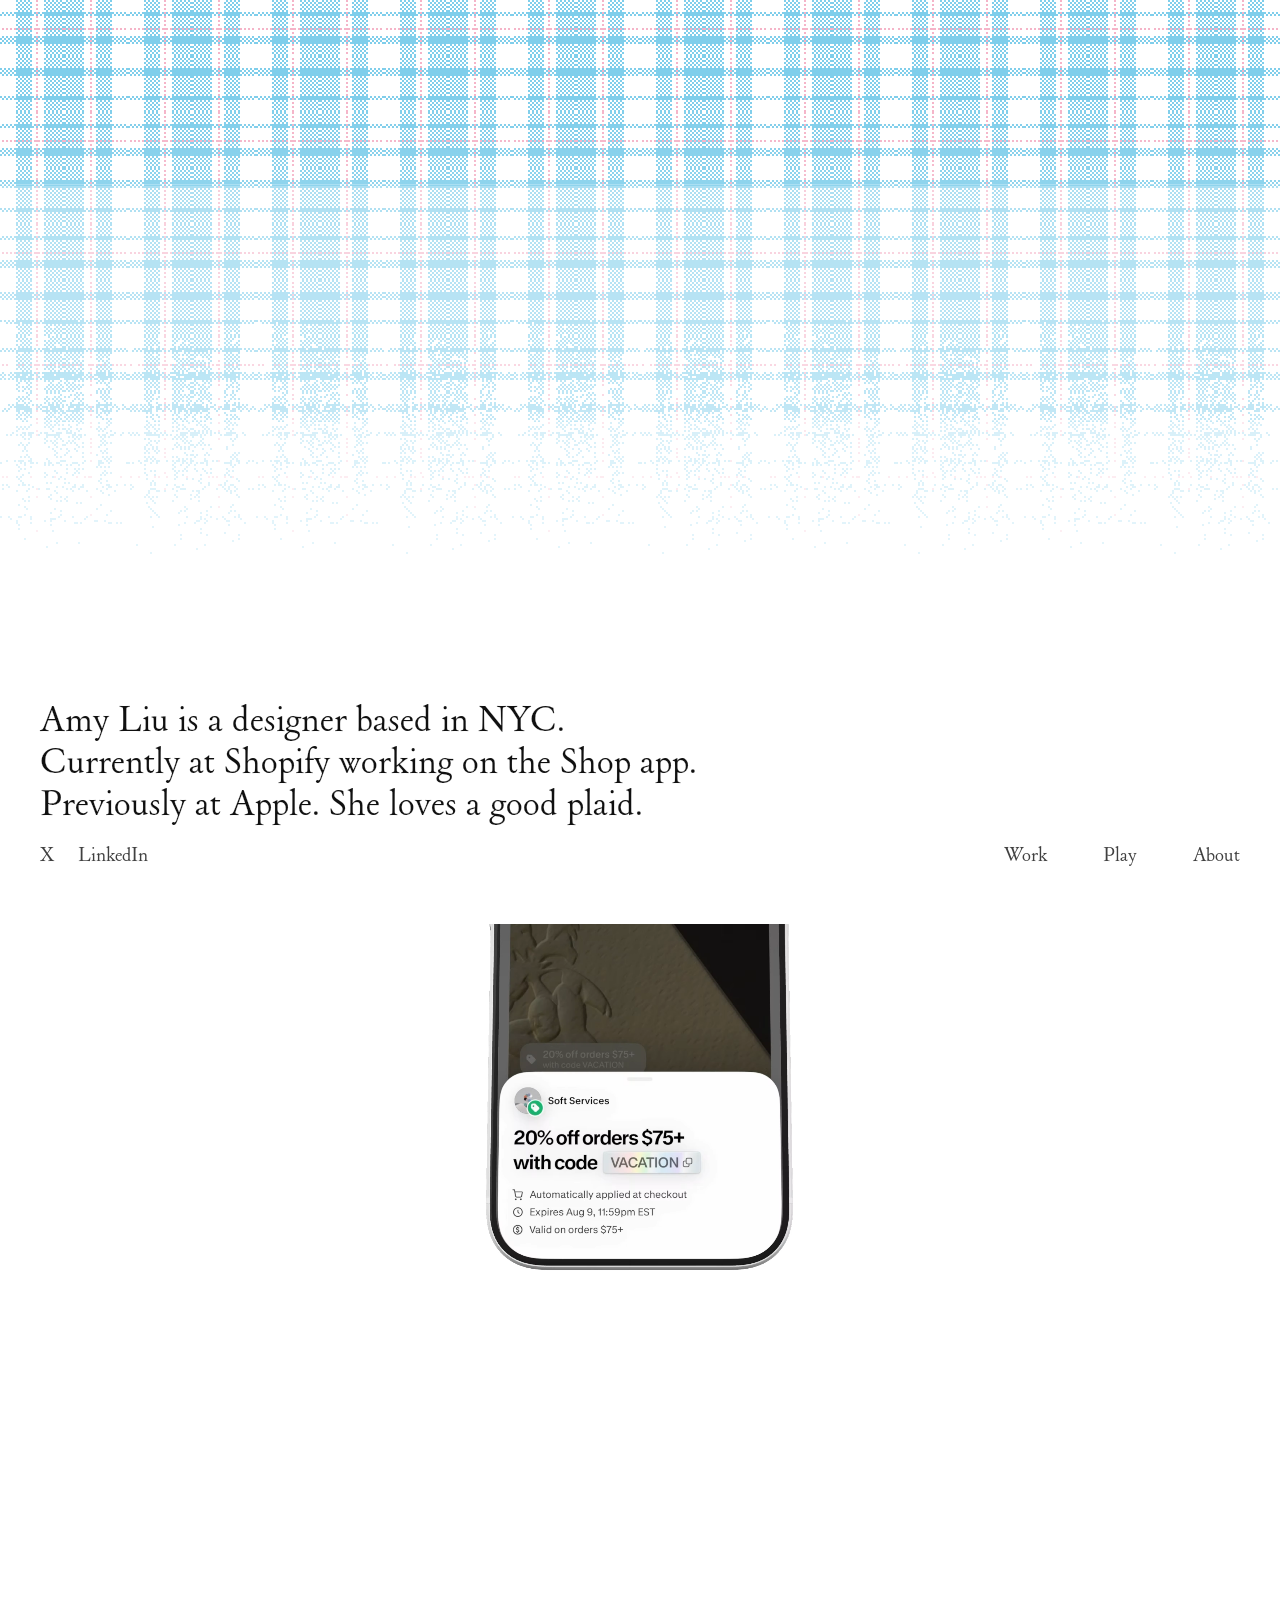
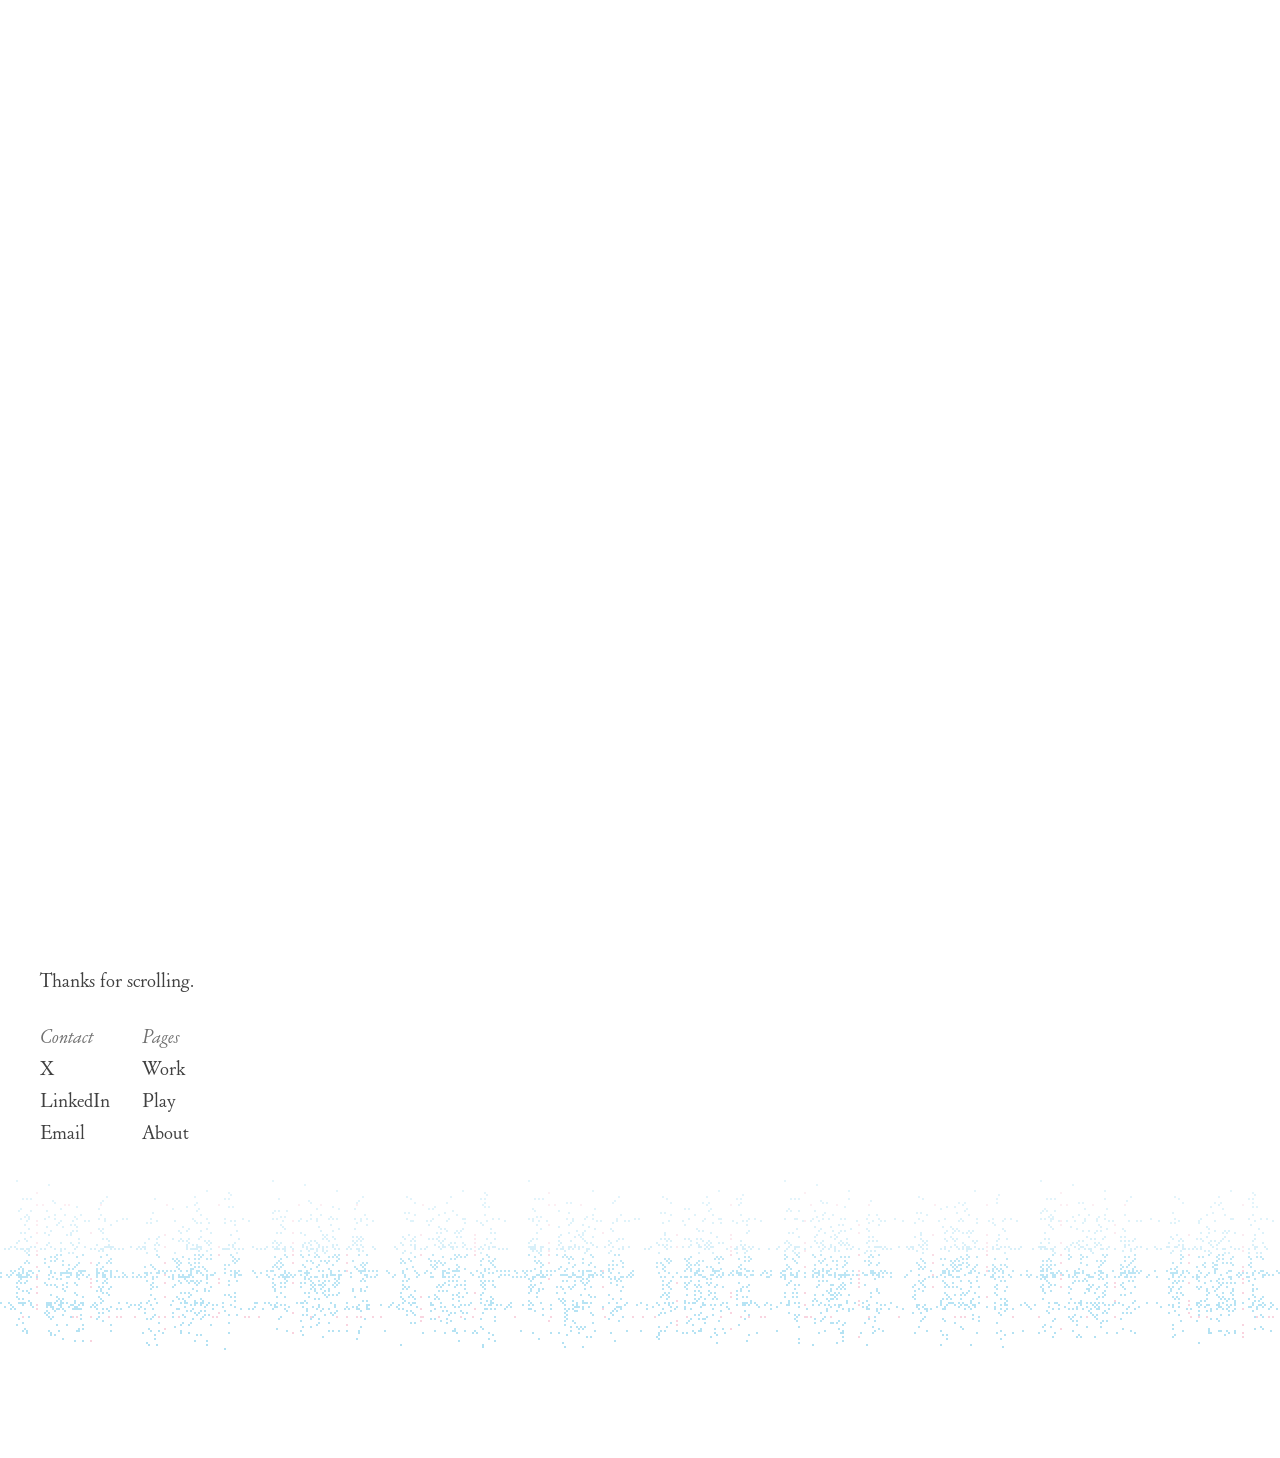
<file: index.html>
<!doctype html>
<html lang="en">
<head>
  <meta charset="utf-8">
  <meta name="viewport" content="width=device-width,initial-scale=1">
  <title>Amy Liu</title><link rel="icon" type="image/png" sizes="168x168" href="assets/ui/favicon-mango.png?v=mango-2">
  <!-- Preserve query parameters and anchors when opening the Work page. -->
  <script>location.replace('home.html' + location.search + location.hash);</script>
  <noscript><meta http-equiv="refresh" content="0;url=home.html"></noscript>
</head>
<body><p><a href="home.html">Open Amy’s plaid homepage</a></p></body>
</html>
</file>
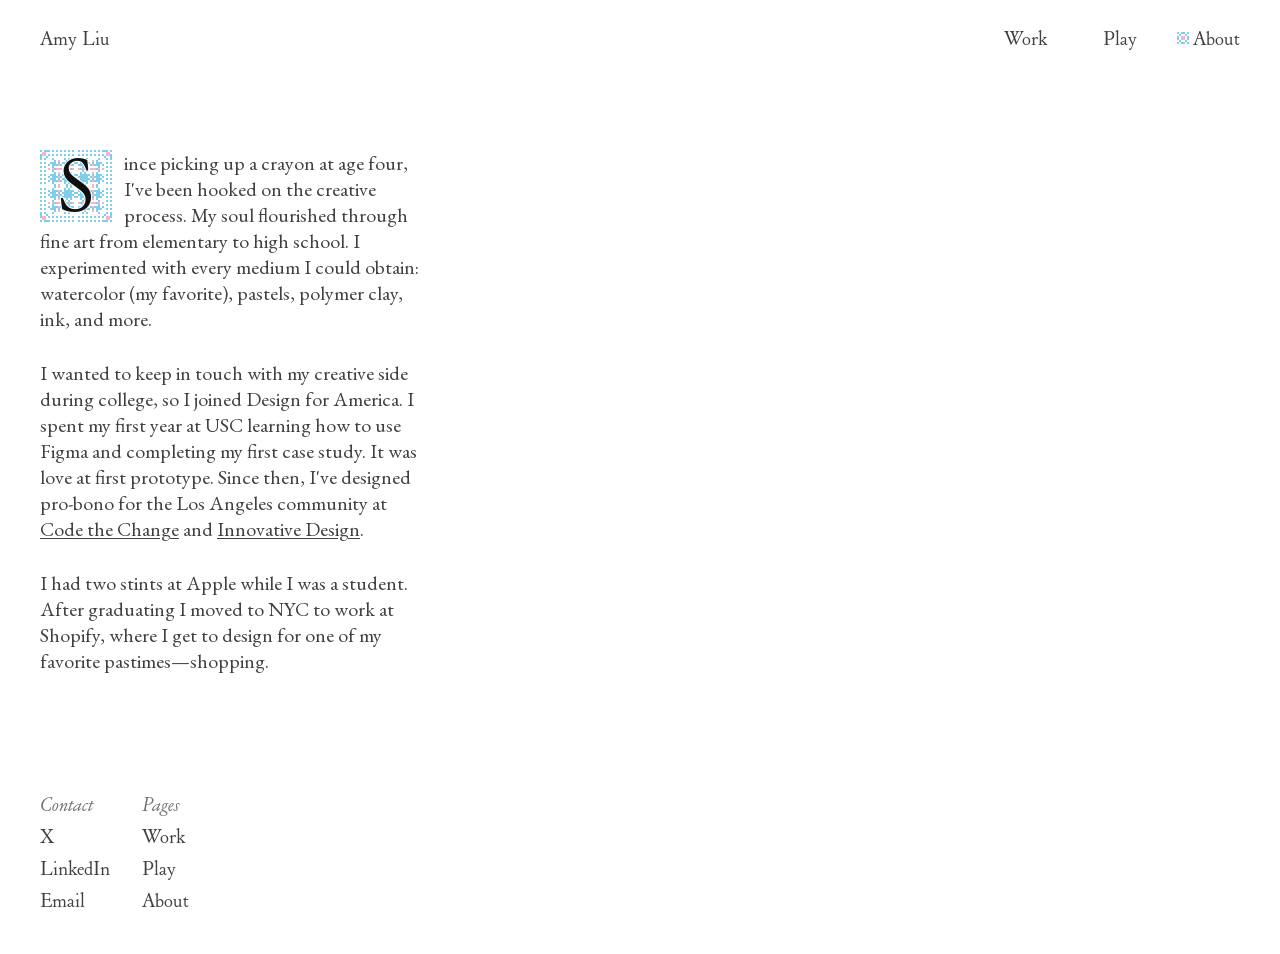
<file: about.html>
<!doctype html>
<html lang="en"><head><meta charset="utf-8"><meta name="viewport" content="width=device-width,initial-scale=1"><title>Amy Liu</title><link rel="icon" type="image/png" sizes="168x168" href="assets/ui/favicon-mango.png?v=mango-2">
<link rel="preload" href="assets/fonts/EBGaramond-Regular-Latin.woff2" as="font" type="font/woff2" crossorigin><link rel="preload" href="assets/fonts/HenryTrial-Regular.otf" as="font" type="font/otf" crossorigin><link rel="stylesheet" href="portfolio.css?v=nav-revert-1"><link rel="stylesheet" href="pages.css?v=footer-1"><link rel="stylesheet" href="about.css"><script src="pages.js" defer></script><link rel="stylesheet" href="body-type.css?v=1"></head>
<body class="page-shell about-page is-docked"><a class="skip-link" href="#content">Skip to content</a><div class="header-surface" aria-hidden="true"></div>
<a class="brand" href="home.html" aria-label="Amy Liu — home">Amy Liu</a>
<nav class="primary-nav" aria-label="Main navigation"><a href="home.html#work">Work</a><a href="play.html">Play</a><a href="about.html" aria-current="page"><span class="nav-marker" aria-hidden="true"><img src="assets/ui/current-page.svg?v=safari-3" width="12" height="12" alt=""></span>About</a></nav>
<main id="content" class="page-content"><h1 class="sr-only">About</h1>
<article class="bio" aria-label="Biography">
<p><span class="illuminated-initial" aria-hidden="true"><img src="assets/ui/initial-frame.svg" width="72" height="72" alt=""><svg width="72" height="72" viewBox="0 0 72 72" focusable="false"><text x="36" y="61" text-anchor="middle">S</text></svg></span><span class="sr-only">S</span>ince picking up a crayon at age four, I've been hooked on the creative process. My soul flourished through fine art from elementary to high school. I experimented with every medium I could obtain: watercolor (my favorite), pastels, polymer clay, ink, and more.</p>
<p>I wanted to keep in touch with my creative side during college, so I joined Design for America. I spent my first year at USC learning how to use Figma and completing my first case study. It was love at first prototype. Since then, I've designed pro-bono for the Los Angeles community at <a href="https://ctcusc.com/" target="_blank" rel="noopener noreferrer">Code the Change</a> and <a href="https://www.innodatusc.com/" target="_blank" rel="noopener noreferrer">Innovative Design</a>.</p>
<p>I had two stints at Apple while I was a student. After graduating I moved to NYC to work at Shopify, where I get to design for one of my favorite pastimes—shopping.</p>
</article></main>
<footer class="page-footer"><div class="footer-content"><div class="footer-links">
<div><h2>Contact</h2><a href="https://x.com/gliuiuiu" target="_blank" rel="noopener noreferrer">X</a><a href="http://linkedin.com/in/amyzhangliu" target="_blank" rel="noopener noreferrer">LinkedIn</a><a href="mailto:amyzhangliu7@gmail.com">Email</a></div>
<div><h2>Pages</h2><a href="home.html#work">Work</a><a href="play.html">Play</a><a href="about.html" aria-current="page">About</a></div>
</div></div></footer>
</body></html>
</file>
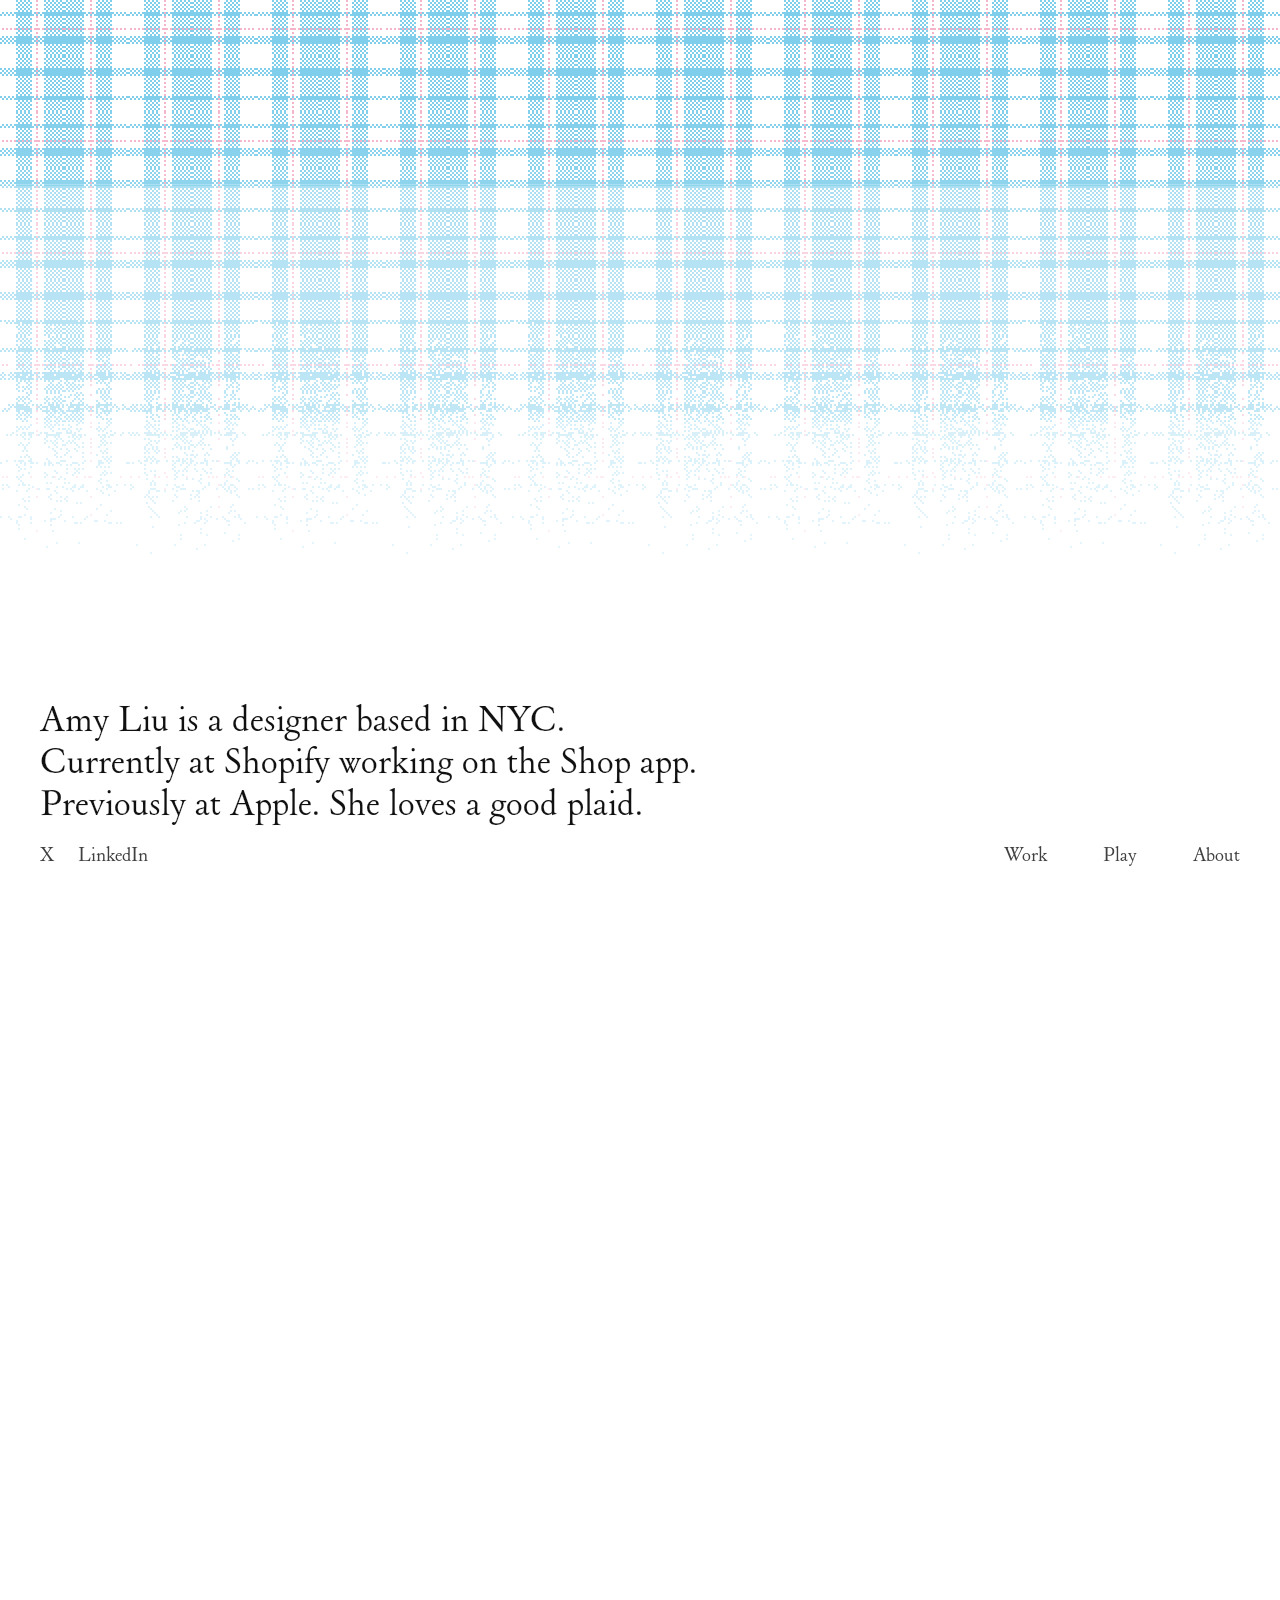
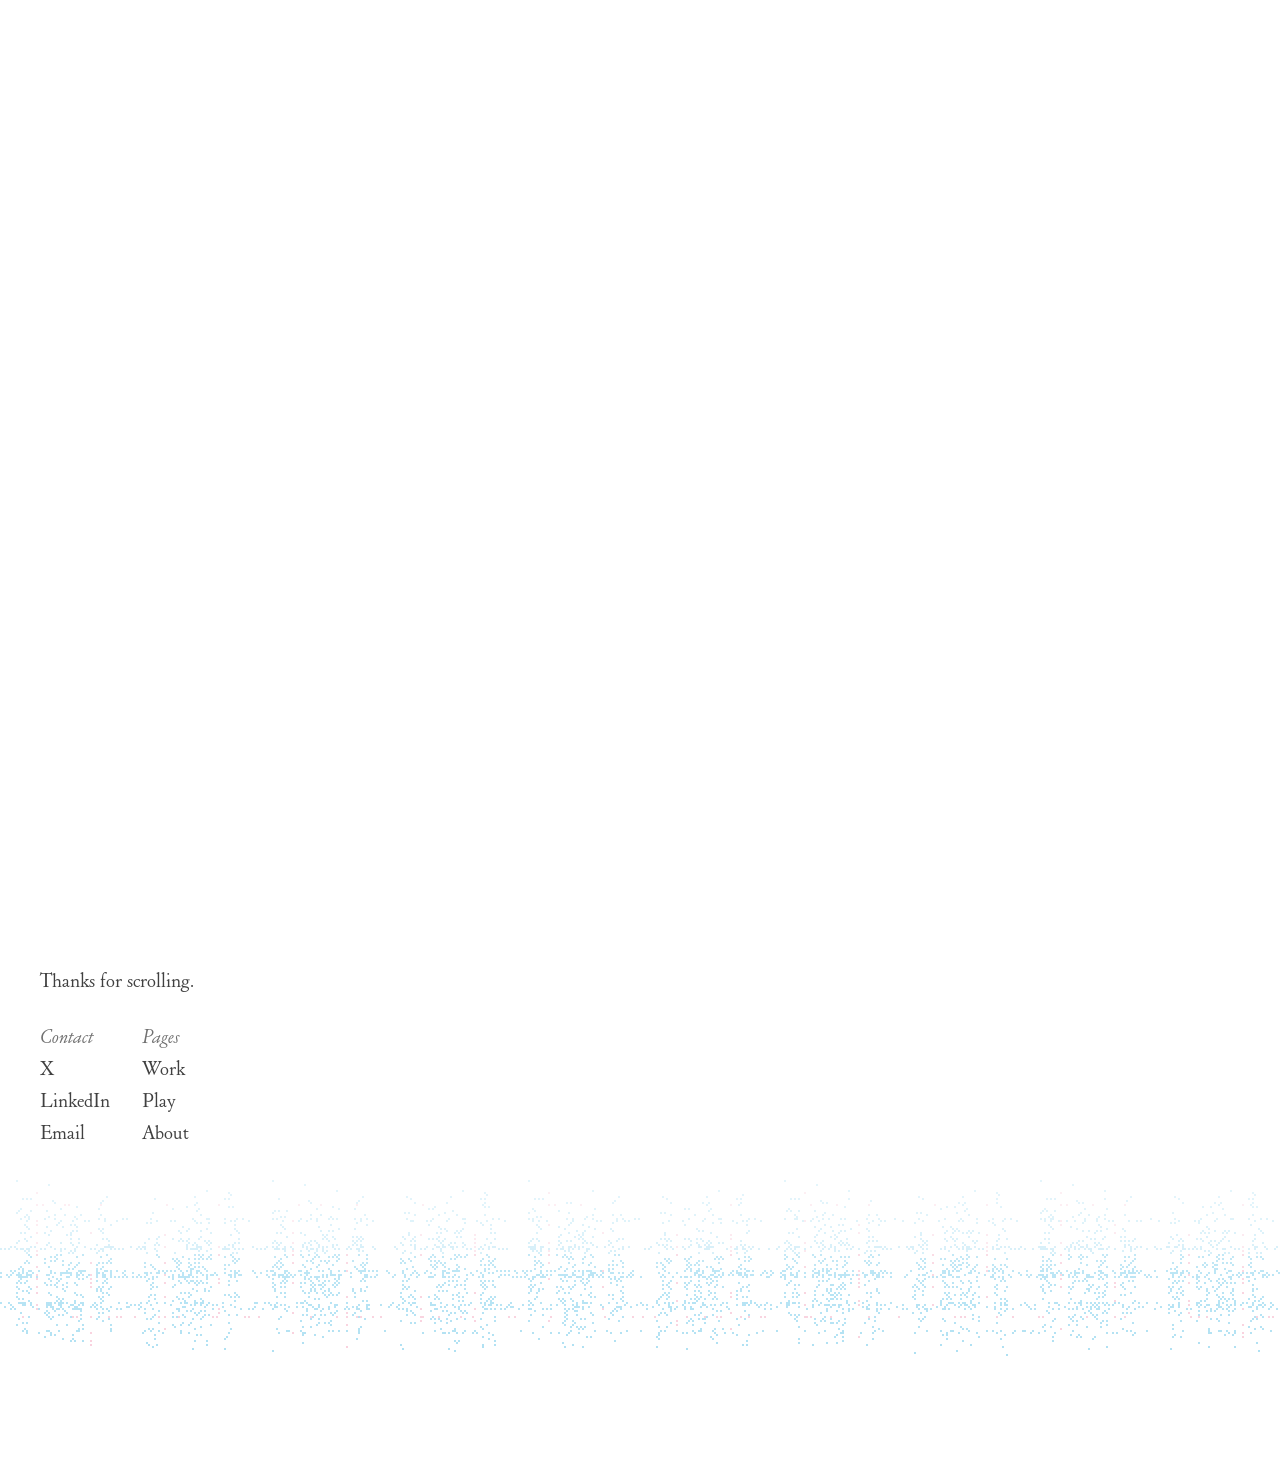
<file: home.html>
<!doctype html>
<html lang="en"><head><meta charset="utf-8"><meta name="viewport" content="width=device-width,initial-scale=1"><title>Amy Liu</title><link rel="icon" type="image/png" sizes="168x168" href="assets/ui/favicon-mango.png?v=mango-2"><meta name="description" content="Amy Liu is a designer based in NYC, currently working on the Shop app at Shopify. Previously at Apple. She loves a good plaid.">
<link rel="preload" href="assets/fonts/HenryTrial-Regular.otf" as="font" type="font/otf" crossorigin><link rel="preload" href="assets/fonts/EBGaramond-Regular-Latin.woff2" as="font" type="font/woff2" crossorigin><link rel="stylesheet" href="portfolio.css?v=nav-revert-1"><link rel="stylesheet" href="project-media.css?v=safari-2"><link rel="stylesheet" href="project-viewer.css?v=press-2">
<script src="thread-motion.js" defer></script><script src="home-entrance.js" defer></script><script src="home-motion.js?v=misc-1" defer></script><script src="portfolio-plaid.js?v=footer-3" defer></script><script src="footer-hover.js" defer></script><script src="portfolio.js?v=footer-3" defer></script><script src="project-media.js?v=carousel-2" defer></script><script src="project-carousel.js?v=copy-1" defer></script><script src="project-viewer.js?v=press-3" defer></script><link rel="stylesheet" href="body-type.css?v=1"></head>
<body class="home-page"><a class="skip-link" href="#work">Skip to work</a><div class="header-surface" aria-hidden="true"></div>
<a class="brand" href="#top" aria-label="Amy Liu — back to top">Amy Liu</a>
<nav class="primary-nav" aria-label="Main navigation"><a href="#work"><span class="nav-marker" aria-hidden="true"><img src="assets/ui/current-page.svg?v=safari-3" width="12" height="12" alt=""></span>Work</a><a href="play.html">Play</a><a href="about.html">About</a></nav>
<main><section class="landing" id="top" aria-label="Introduction"><svg class="plaid-field" xmlns="http://www.w3.org/2000/svg" aria-hidden="true"></svg>
<div class="intro"><p><span class="name-space" aria-hidden="true">Amy Liu</span><span class="sr-only">Amy Liu</span> is a designer based in NYC.<br> Currently at Shopify working on the Shop app.<br> Previously at Apple. She loves a good plaid.</p>
<div class="intro-meta"><div class="social-labels" aria-label="Social links"><a href="https://x.com/gliuiuiu" target="_blank" rel="noopener noreferrer">X</a><a href="http://linkedin.com/in/amyzhangliu" target="_blank" rel="noopener noreferrer">LinkedIn</a></div><span class="nav-anchor" aria-hidden="true"></span></div></div></section>
<section class="work" id="work" aria-label="Selected work">
<div class="project-row three">
<figure><div class="project-image portrait mobile-showcase" data-asset="shop-posts"><div class="phone-screen"><video id="shop-posts-video" width="804" height="1748" poster="assets/projects/shop-posts-poster-804.webp" muted loop playsinline controls preload="none" aria-label="Posts in the Shop app — screen recording"><source src="assets/projects/shop-posts.mp4" type="video/mp4"></video></div></div><figcaption>Posts in the Shop app</figcaption></figure>
<figure class="project-preview"><div class="project-image portrait discount-hero" data-asset="shop-discounts"><video class="discount-animation" width="1080" height="1080" poster="assets/projects/shop-discounts-hero-poster-1080.webp" muted loop playsinline controls preload="none" aria-label="Discounts in Shop — animated phone mockup"><source src="assets/projects/shop-discounts-hero.webm" type="video/webm"><source src="assets/projects/shop-discounts-hero.mp4" type="video/mp4"></video></div><figcaption>Discounts in Shop<img class="project-expand" src="assets/ui/project-expand.svg" width="20" height="20" alt=""></figcaption><button class="project-open" type="button" aria-label="Open Discounts in Shop" aria-haspopup="dialog" aria-controls="project-viewer" aria-expanded="false" hidden></button></figure>
<figure><div class="project-image portrait mobile-showcase" data-asset="shop-search"><div class="phone-screen"><img src="assets/projects/shop-search-804.webp" srcset="assets/projects/shop-search-402.webp 402w, assets/projects/shop-search-804.webp 804w, assets/projects/shop-search-1206.webp 1206w" sizes="(max-width: 600px) calc((100vw - 40px) * .7), (max-width: 1000px) calc((100vw - 88px) * .151833), (min-width: 1800px) calc((100vw - 160px) * .151833), calc((100vw - 112px) * .151833)" width="1206" height="2622" loading="lazy" decoding="async" alt="Shop search for Tank Air, showing personalized brand recommendations and products."></div></div><figcaption>Personalization in Shop search</figcaption></figure>
</div><div class="project-row two">
<figure><div class="project-image landscape" data-asset="shop-blocks"><video width="1000" height="750" poster="assets/projects/shop-blocks-poster-1000.webp" muted loop playsinline controls preload="none" aria-label="Blocks in the Shop editor — animated preview"><source src="assets/projects/shop-blocks.mp4" type="video/mp4"></video></div><figcaption>Blocks in the Shop editor</figcaption></figure>
<figure><div class="project-image creation creation-composite" data-asset="posts-creation"><img class="posts-create" src="assets/projects/posts-create-3023.png" width="3023" height="1653" loading="lazy" decoding="async" alt="Shop Post creation with caption, products, discount tagging, and a mobile preview."></div><figcaption>Shop Posts creation and Instagram sync</figcaption></figure>
</div><div class="project-row two apple-row">
<figure><div class="project-image tv" data-asset="apple-tvos"><img src="assets/projects/apple-tvos-1920.webp" srcset="assets/projects/apple-tvos-960.webp 960w, assets/projects/apple-tvos-1920.webp 1920w" sizes="(max-width:600px) calc(100vw - 40px), 50vw" width="1920" height="1080" loading="lazy" decoding="async" alt="Apple tvOS interface concept on a television against a pink and purple gradient."></div><figcaption>Apple tvOS</figcaption></figure>
<figure><div class="project-image operations" data-asset="apple-operations"><video width="960" height="672" poster="assets/projects/apple-operations-poster-960.webp" muted loop playsinline controls preload="none" aria-label="Apple Worldwide Operations — animated switch concept"><source src="assets/projects/apple-operations.mp4" type="video/mp4"></video></div><figcaption>Apple Worldwide Operations</figcaption></figure>
</div></section></main>
<footer class="page-footer"><div class="footer-art" aria-hidden="true"></div><div class="footer-content"><div><p class="thanks">Thanks for scrolling.</p></div>
<div class="footer-links"><div><h2>Contact</h2><a href="https://x.com/gliuiuiu" target="_blank" rel="noopener noreferrer">X</a><a href="http://linkedin.com/in/amyzhangliu" target="_blank" rel="noopener noreferrer">LinkedIn</a><a href="mailto:amyzhangliu7@gmail.com">Email</a></div><div><h2>Pages</h2><a href="#work">Work</a><a href="play.html">Play</a><a href="about.html">About</a></div></div></div></footer>

<dialog class="project-viewer" id="project-viewer" aria-labelledby="viewer-title" data-phase="closed">
 <div class="project-panel">
  <aside class="viewer-details">
   <div class="viewer-copy"><div class="viewer-title-row"><h2 id="viewer-title">Discounts in Shop</h2><button class="viewer-close" type="button" aria-label="Close project" autofocus><img src="assets/ui/project-close.svg" width="12" height="12" alt=""></button></div><p id="viewer-date" class="viewer-date"></p><p class="viewer-caption"></p></div>
   <nav class="viewer-navigation" aria-label="Project navigation">
    <button type="button" aria-label="Previous project" disabled><img src="assets/ui/project-previous.svg" width="16" height="16" alt=""></button>
    <button type="button" aria-label="Next project" disabled><img src="assets/ui/project-next.svg" width="16" height="16" alt=""></button>
   </nav>
  </aside>
  <div class="viewer-gallery" role="region" aria-label="Discounts in Shop media" tabindex="0">
   <figure class="viewer-media viewer-hero"><video class="discount-animation" width="1080" height="1080" poster="assets/projects/shop-discounts-hero-poster-1080.webp" muted loop playsinline controls preload="none" aria-label="Discounts in Shop — animated phone mockup"><source src="assets/projects/shop-discounts-hero.webm" type="video/webm"><source src="assets/projects/shop-discounts-hero.mp4" type="video/mp4"></video></figure>
   <figure class="viewer-media viewer-recording"><div class="phone-screen"><video width="804" height="1748" poster="assets/projects/shop-discounts-poster-804.webp" muted loop playsinline controls preload="none" aria-label="Discounts in Shop — screen recording"><source src="assets/projects/shop-discounts.mp4" type="video/mp4"></video></div></figure>
  </div>
 </div>
</dialog>
</body></html>
</file>
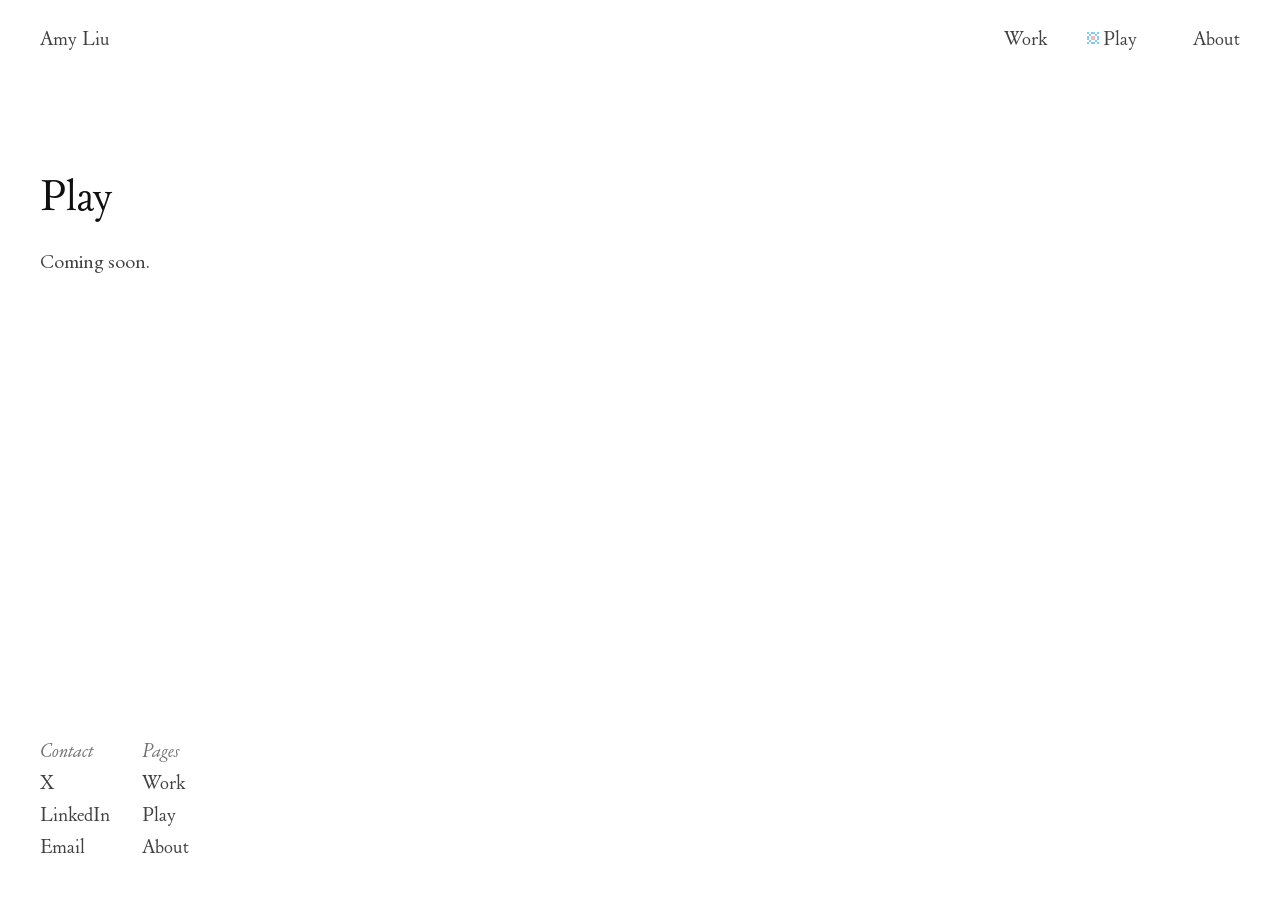
<file: play.html>
<!doctype html>
<html lang="en"><head><meta charset="utf-8"><meta name="viewport" content="width=device-width,initial-scale=1"><title>Amy Liu</title><link rel="icon" type="image/png" sizes="168x168" href="assets/ui/favicon-mango.png?v=mango-2">
<link rel="preload" href="assets/fonts/HenryTrial-Regular.otf" as="font" type="font/otf" crossorigin><link rel="stylesheet" href="portfolio.css?v=nav-revert-1"><link rel="stylesheet" href="pages.css?v=footer-1"><script src="pages.js" defer></script><link rel="stylesheet" href="body-type.css?v=1"></head>
<body class="page-shell is-docked"><a class="skip-link" href="#content">Skip to content</a><div class="header-surface" aria-hidden="true"></div>
<a class="brand" href="home.html" aria-label="Amy Liu — home">Amy Liu</a>
<nav class="primary-nav" aria-label="Main navigation"><a href="home.html#work">Work</a><a href="play.html" aria-current="page"><span class="nav-marker" aria-hidden="true"><img src="assets/ui/current-page.svg?v=safari-3" width="12" height="12" alt=""></span>Play</a><a href="about.html">About</a></nav>
<main id="content" class="page-content"><h1>Play</h1><p>Coming soon.</p></main>
<footer class="page-footer"><div class="footer-content"><div class="footer-links">
<div><h2>Contact</h2><a href="https://x.com/gliuiuiu" target="_blank" rel="noopener noreferrer">X</a><a href="http://linkedin.com/in/amyzhangliu" target="_blank" rel="noopener noreferrer">LinkedIn</a><a href="mailto:amyzhangliu7@gmail.com">Email</a></div>
<div><h2>Pages</h2><a href="home.html#work">Work</a><a href="play.html" aria-current="page">Play</a><a href="about.html">About</a></div>
</div></div></footer>
</body></html>
</file>
<file: portfolio.css>
@font-face{font-family:Henry;src:url('assets/fonts/HenryTrial-Regular.otf') format('opentype');font-style:normal;font-weight:400;font-display:block}@font-face{font-family:Henry;src:url('assets/fonts/HenryTrial-Italic.otf') format('opentype');font-style:italic;font-weight:400;font-display:block}
:root{--page-fade-duration:220ms;--page-fade-easing:ease-out;--plaid-main:#7FCEEB;--plaid-accent:#F5B4C8;--paper:#fff;--ink:#101010;--gutter:40px;--nav-size:20px;--intro-size:clamp(30px,2.911vw,44px);--hero-optical-stroke:.2px;--hero-opacity:1;color:var(--ink);background:var(--paper);font-family:Henry,Georgia,serif;font-synthesis:none;--header-height:80px;scroll-padding-top:var(--header-height)}*{box-sizing:border-box}body{margin:0}a{color:inherit;text-decoration:none;transition:color 160ms ease}button{font:inherit;color:inherit;background:none;border:0;padding:0;cursor:pointer}a:focus-visible,button:focus-visible{outline:2px solid #638e9f;outline-offset:5px}button:disabled{cursor:default}html{scroll-behavior:smooth;overscroll-behavior-y:none}.sr-only{position:absolute;width:1px;height:1px;overflow:hidden;clip-path:inset(50%)}.skip-link{position:fixed;z-index:100;top:8px;left:8px;padding:12px;background:white;transform:translateY(-200%)}.skip-link:focus{transform:none}
.landing{height:100svh;min-height:740px;position:relative;isolation:isolate;overflow:hidden}.plaid-field,.landing>.fabric-motion{position:absolute;top:0;left:0;z-index:-1;pointer-events:none;opacity:var(--hero-opacity)}.intro{position:absolute;bottom:32px;left:var(--gutter);right:var(--gutter);opacity:var(--hero-opacity)}.intro>p{font-size:var(--intro-size);line-height:1.125;letter-spacing:0;margin:0;font-weight:400}.name-space{visibility:hidden;display:inline-block}.intro-meta{display:flex;align-items:center;justify-content:space-between;margin-top:16px;min-height:24px;font-size:var(--nav-size);line-height:24px;color:#404040}.social-labels{display:flex;gap:24px}.nav-anchor{width:256px;height:24px;display:block}
/* Static Henry Regular has no lighter weight axis. A hairline paper-colored
   stroke optically thins the hero without changing its fill, metrics or spacing. */
.intro>p,.brand{-webkit-text-stroke:var(--hero-optical-stroke) var(--paper)}.brand{-webkit-text-stroke-width:calc(var(--hero-optical-stroke) * var(--hero-opacity))}
.home-page{position:relative}
.home-page .brand{will-change:transform}
.desktop-chrome-track{position:absolute;bottom:0;width:max-content;z-index:30;pointer-events:none}
.brand-track{left:var(--gutter)}.nav-track{right:calc(var(--gutter) + var(--viewer-scrollbar,0px))}
.desktop-chrome-track>.brand,.desktop-chrome-track>.primary-nav{position:sticky;left:auto;right:auto;pointer-events:auto}
.desktop-chrome-track>.brand{display:block}
/* Root still locks scrolling; body must not become a new sticky scroll container. */
html.viewer-open .home-page{overflow:clip!important}
.brand,.primary-nav{position:fixed;z-index:30;line-height:1.125;top:var(--initial-brand-top,calc(100svh - 242px))}.brand{left:var(--gutter);font-size:var(--intro-size);white-space:nowrap;transform-origin:0 0}.primary-nav{right:var(--gutter);top:calc(100svh - 56px);display:flex;align-items:center;gap:56px;font-size:var(--nav-size);line-height:24px;color:#404040}.primary-nav a{position:relative;display:inline-flex;align-items:center;white-space:nowrap}.nav-marker{position:absolute;right:calc(100% + var(--marker-gap,4px));top:50%;width:12px;height:12px;transform:translateY(calc(-50% + var(--marker-shift,0px)))}.primary-nav img{position:absolute;inset:0;display:block;width:12px;height:12px;object-fit:contain}.header-surface{position:fixed;z-index:20;inset:0 0 auto;height:80px;background:#fff;visibility:hidden}.is-docked .header-surface{visibility:visible}.is-docked .brand{color:#404040}
.work{padding:24px var(--gutter) 0;scroll-margin-top:0}.project-row{display:grid;gap:16px;align-items:start}.project-row.three{grid-template-columns:repeat(3,minmax(0,1fr))}.project-row.two{grid-template-columns:repeat(2,minmax(0,1fr));margin-top:32px}figure{margin:0;min-width:0}.project-image{background:#f4f4f4;width:100%;display:grid;place-items:center;overflow:hidden;border-radius:4px}.project-image>span{font:12px/1.4 system-ui,sans-serif;letter-spacing:.02em;color:#aaa}.project-image img,.project-image video{width:100%;height:100%;object-fit:contain;display:block;border-radius:4px}.portrait{aspect-ratio:11/12}.landscape{aspect-ratio:4/3}.creation{aspect-ratio:1.618}.tv{aspect-ratio:16/9}figcaption{font-size:20px;line-height:1.25;color:#404040;margin-top:16px}
.page-footer{position:relative;isolation:isolate;margin-top:128px;min-height:max(540px,var(--footer-art-height,540px));overflow:hidden}.footer-art{position:absolute;bottom:0;left:0;width:100%;height:var(--footer-art-height,540px);z-index:-1;pointer-events:none}.footer-art svg,.footer-art canvas{position:absolute;bottom:0;left:0}.footer-art svg,.footer-art .footer-motion{transform:scaleY(-1);transform-origin:center}.footer-content{display:flex;flex-direction:column;align-items:flex-start;gap:32px;padding:48px var(--gutter) 32px;color:#404040}.thanks{font-size:var(--nav-size);line-height:24px;margin:0}.footer-links{display:flex;gap:min(32px,var(--gutter))}.footer-links>div{display:flex;flex-direction:column;gap:8px;font-size:var(--nav-size);line-height:24px}.footer-links h2{font:italic var(--nav-size)/24px Henry,Georgia,serif;color:#707070;margin:0}.footer-links a{display:flex;gap:8px;align-items:center}
/* Compact field with its own complete native-pixel fade, not a crop or scaled SVG. */
.home-page .page-footer{--footer-art-visible:clamp(200px,32svh,280px);min-height:0;padding-bottom:var(--footer-art-visible)}
.home-page .footer-art{height:var(--footer-art-visible);bottom:0}
@media(min-width:1800px){:root{--gutter:64px}}@media(max-width:1000px){:root{--gutter:28px;--nav-size:18px}.primary-nav{gap:32px}.landing{min-height:680px}.intro>p{font-size:clamp(28px,3.8vw,38px)}figcaption{font-size:18px}}
@media(max-width:600px){:root{--gutter:20px;--nav-size:17px;--intro-size:28px;--hero-optical-stroke:.12px;--header-height:72px}.landing{min-height:440px}.intro{bottom:calc(28px + env(safe-area-inset-bottom,0px))}.intro>p{font-size:28px;line-height:1.2}.intro>p br{display:none}.intro-meta{margin-top:16px;align-items:center;min-height:24px}.social-labels{gap:20px}.nav-anchor{display:block;width:170px;flex:none}.primary-nav{top:calc(100svh - 52px - env(safe-area-inset-bottom,0px));gap:32px;font-size:17px}.header-surface{height:72px}.work{padding-top:20px;scroll-margin-top:0}.project-row.three,.project-row.two{grid-template-columns:1fr;gap:32px}.project-row.two{margin-top:32px}.page-footer{margin-top:80px}.footer-links{gap:20px}figcaption{margin-top:12px}}
/* The home nav overlays the landing. Only entering Work brings in its
   background and marker; other pages retain their solid shared header. */
.home-page .header-surface{opacity:var(--work-progress,0);pointer-events:none}
.home-page .primary-nav a[href="#work"] img{opacity:var(--work-progress,0)}
/* Page content and the active marker share one entrance clock. Shared name,
   nav labels and footer remain opaque; the plaid arrival is unchanged. */
@keyframes page-enter{from{opacity:0}to{opacity:1}}
/* Animate the wrapper, not a filter on the SVG: avoids WebKit black textures.
   The image retains its independent Work scroll opacity. */
@keyframes nav-marker-enter{from{opacity:0}to{opacity:1}}
@media(prefers-reduced-motion:no-preference){
 .work,.page-content{animation:page-enter var(--page-fade-duration) var(--page-fade-easing) both}
 .nav-marker{animation:nav-marker-enter var(--page-fade-duration) var(--page-fade-easing) both}
 /* Landing-only sequencing is released by the actual plaid completion,
    not a guessed delay from page load. Shared docked chrome stays visible. */
 html.landing-pending .intro>p,
 html.landing-pending .home-page:not(.is-docked) .brand,
 html.landing-links-pending .intro-meta{opacity:0;visibility:hidden}
}
@media(prefers-reduced-motion:no-preference){
 html.landing-links-pending .home-page:not(.is-docked) .primary-nav{opacity:0;visibility:hidden}
}
/* Hover is transient, never tied to aria-current, :active or :visited.
   Restrict to hover-capable pointers so a touch tap cannot leave a sticky color. */
@media(hover:hover){:root a[href]:hover{color:var(--ink)}}
@media(prefers-reduced-motion:reduce){html{scroll-behavior:auto}a{transition:none}}
</file>
<file: pages.css>
/* Fresh production page shells; no exploration layouts or motion engines. */
.page-shell{min-height:100svh;display:flex;flex-direction:column}
.page-shell .brand,.page-shell .primary-nav{top:28px}
.page-shell .brand{font-size:var(--nav-size);line-height:24px;-webkit-text-stroke-width:0}
.page-content{flex:1;padding:calc(var(--header-height) + 96px) var(--gutter) 96px}
.page-content h1{font-size:44px;line-height:1.125;font-weight:400;margin:0 0 20px}
.page-content p{font-size:20px;line-height:1.5;color:#404040;margin:0}
.page-shell .page-footer{margin-top:0;min-height:0}
.page-shell .footer-content{padding:48px var(--gutter) 40px;justify-content:flex-start}
@media(max-width:600px){
 .page-content{padding-top:calc(var(--header-height) + 48px);padding-bottom:64px}
 .page-content h1{font-size:32px}
 .page-content p{font-size:18px}
 .page-shell .footer-content{align-items:flex-start}
}
</file>
<file: about.css>
/* Figma “Pages for dev” / about me (129:3349). Images intentionally deferred. */
.about-page .page-content{padding-top:150px;padding-bottom:72px}
.bio{width:380px;max-width:100%}
.about-page .bio p{font-size:20px;line-height:26px;margin:0 0 28px;display:flow-root}
.about-page .bio p:last-child{margin-bottom:0}
.bio a{text-decoration:underline;text-decoration-thickness:1px;text-underline-offset:2px}
.illuminated-initial{position:relative;float:left;width:72px;height:72px;margin:0 12px 0 0;user-select:none}
.illuminated-initial>img,.illuminated-initial>svg{position:absolute;inset:0;width:72px;height:72px;display:block}
.illuminated-initial text{font-family:Henry,serif;font-size:76px;font-weight:400;fill:var(--ink);stroke:var(--paper);stroke-width:2px;stroke-linejoin:round;paint-order:stroke fill}
@media(max-width:600px){
 .about-page .page-content{padding-top:120px;padding-bottom:64px}
 .about-page .bio p{font-size:18px;line-height:26px}
}
</file>
<file: body-type.css>
/* EB Garamond — Google Fonts v33, original Latin WOFF2 files, self-hosted.
Source: https://fonts.google.com/specimen/EB+Garamond

Copyright 2017 The EB Garamond Project Authors (https://github.com/octaviopardo/EBGaramond12)

This Font Software is licensed under the SIL Open Font License, Version 1.1.
This license is copied below, and is also available with a FAQ at:
https://openfontlicense.org


-----------------------------------------------------------
SIL OPEN FONT LICENSE Version 1.1 - 26 February 2007
-----------------------------------------------------------

PREAMBLE
The goals of the Open Font License (OFL) are to stimulate worldwide
development of collaborative font projects, to support the font creation
efforts of academic and linguistic communities, and to provide a free and
open framework in which fonts may be shared and improved in partnership
with others.

The OFL allows the licensed fonts to be used, studied, modified and
redistributed freely as long as they are not sold by themselves. The
fonts, including any derivative works, can be bundled, embedded, 
redistributed and/or sold with any software provided that any reserved
names are not used by derivative works. The fonts and derivatives,
however, cannot be released under any other type of license. The
requirement for fonts to remain under this license does not apply
to any document created using the fonts or their derivatives.

DEFINITIONS
"Font Software" refers to the set of files released by the Copyright
Holder(s) under this license and clearly marked as such. This may
include source files, build scripts and documentation.

"Reserved Font Name" refers to any names specified as such after the
copyright statement(s).

"Original Version" refers to the collection of Font Software components as
distributed by the Copyright Holder(s).

"Modified Version" refers to any derivative made by adding to, deleting,
or substituting -- in part or in whole -- any of the components of the
Original Version, by changing formats or by porting the Font Software to a
new environment.

"Author" refers to any designer, engineer, programmer, technical
writer or other person who contributed to the Font Software.

PERMISSION & CONDITIONS
Permission is hereby granted, free of charge, to any person obtaining
a copy of the Font Software, to use, study, copy, merge, embed, modify,
redistribute, and sell modified and unmodified copies of the Font
Software, subject to the following conditions:

1) Neither the Font Software nor any of its individual components,
in Original or Modified Versions, may be sold by itself.

2) Original or Modified Versions of the Font Software may be bundled,
redistributed and/or sold with any software, provided that each copy
contains the above copyright notice and this license. These can be
included either as stand-alone text files, human-readable headers or
in the appropriate machine-readable metadata fields within text or
binary files as long as those fields can be easily viewed by the user.

3) No Modified Version of the Font Software may use the Reserved Font
Name(s) unless explicit written permission is granted by the corresponding
Copyright Holder. This restriction only applies to the primary font name as
presented to the users.

4) The name(s) of the Copyright Holder(s) or the Author(s) of the Font
Software shall not be used to promote, endorse or advertise any
Modified Version, except to acknowledge the contribution(s) of the
Copyright Holder(s) and the Author(s) or with their explicit written
permission.

5) The Font Software, modified or unmodified, in part or in whole,
must be distributed entirely under this license, and must not be
distributed under any other license. The requirement for fonts to
remain under this license does not apply to any document created
using the Font Software.

TERMINATION
This license becomes null and void if any of the above conditions are
not met.

DISCLAIMER
THE FONT SOFTWARE IS PROVIDED "AS IS", WITHOUT WARRANTY OF ANY KIND,
EXPRESS OR IMPLIED, INCLUDING BUT NOT LIMITED TO ANY WARRANTIES OF
MERCHANTABILITY, FITNESS FOR A PARTICULAR PURPOSE AND NONINFRINGEMENT
OF COPYRIGHT, PATENT, TRADEMARK, OR OTHER RIGHT. IN NO EVENT SHALL THE
COPYRIGHT HOLDER BE LIABLE FOR ANY CLAIM, DAMAGES OR OTHER LIABILITY,
INCLUDING ANY GENERAL, SPECIAL, INDIRECT, INCIDENTAL, OR CONSEQUENTIAL
DAMAGES, WHETHER IN AN ACTION OF CONTRACT, TORT OR OTHERWISE, ARISING
FROM, OUT OF THE USE OR INABILITY TO USE THE FONT SOFTWARE OR FROM
OTHER DEALINGS IN THE FONT SOFTWARE.

*/
@font-face{font-family:'EB Garamond';src:url('assets/fonts/EBGaramond-Regular-Latin.woff2') format('woff2');font-style:normal;font-weight:400;font-display:swap}
@font-face{font-family:'EB Garamond';src:url('assets/fonts/EBGaramond-Italic-Latin.woff2') format('woff2');font-style:italic;font-weight:400;font-display:swap}
/* Paragraph copy only; display text, navigation, dates and the illustrated initial remain Henry. */
.page-content p,.viewer-caption{font-family:'EB Garamond',Georgia,serif}
</file>
<file: project-media.css>
/* Shared first-row phone geometry; keep treatments separate from source media. */
.mobile-showcase{container-type:inline-size;background:#f4f4f4;--mockup-width:45.55;--screen-reference:211.6375}
.phone-screen{width:calc(var(--mockup-width) * 1%);aspect-ratio:402/874;overflow:hidden;background:#fff;border-radius:calc(var(--mockup-width) * 30cqw / var(--screen-reference) + 2px);box-shadow:0 calc(var(--mockup-width) * 8cqw / var(--screen-reference)) calc(var(--mockup-width) * 40cqw / var(--screen-reference)) rgb(0 0 0 / .04),0 calc(var(--mockup-width) * 4cqw / var(--screen-reference)) calc(var(--mockup-width) * 24cqw / var(--screen-reference)) rgb(0 0 0 / .12)}
.phone-screen>img,.phone-screen>video{display:block;width:100%;height:100%;object-fit:contain;border-radius:0}
/* Updated Figma 112:2672: one centered creation screen, no rear dashboard. */
.creation-composite{container-type:inline-size;background:#212121;aspect-ratio:715.6736/435}
.creation-composite>.posts-create{width:91.8616%;height:auto;border-radius:1.033cqw;box-shadow:0 -1.4894cqw 7.447cqw rgb(0 0 0 / .04),0 -.7447cqw 4.4681cqw rgb(0 0 0 / .12)}
/* A single clip and 1px bleed prevent Safari video-layer rounding seams.
   The source background changes color, so a black wrapper exposes a dark rim. */
.operations{aspect-ratio:10/7;position:relative;background:transparent}
.operations>video{position:absolute;inset:-1px;width:calc(100% + 2px);height:calc(100% + 2px);object-fit:cover;border-radius:0}
@media(max-width:600px){
 .mobile-showcase{--mockup-width:70;aspect-ratio:auto;padding-block:24px}
}
</file>
<file: project-viewer.css>
/* Selected Figma designs: desktop 168:3613; mobile 168:3876. */
.project-preview{position:relative}
.project-preview figcaption{display:flex;align-items:center;justify-content:space-between;gap:12px}
.project-headline{min-width:0}
.project-preview:not(.viewer-ready) .project-expand{display:none}
.project-expand{opacity:0;transition:opacity 220ms ease-out;flex:none}
.project-open{position:absolute;inset:0;width:100%;height:100%;border-radius:4px}
.project-open[hidden]{display:none}
.project-open[data-restored-pointer-focus]:focus{outline:none}
@media(hover:hover){.project-preview:hover .project-expand{opacity:1}}
/* Transform the complete clickable card; grid tracks and neighboring cards stay put. */
@media(min-width:701px) and (hover:hover) and (pointer:fine) and (prefers-reduced-motion:no-preference){
 .project-preview.viewer-ready{transform-origin:center;transition:transform 300ms cubic-bezier(.2,.65,.3,1)}
 .project-preview.viewer-ready:hover{transform:scale(1.015);z-index:1}
 /* Counter-scale around the caption center: original size and side margins, downward motion only. */
 .project-preview.viewer-ready figcaption{transform-origin:center;transition:transform 300ms cubic-bezier(.2,.65,.3,1)}
 .project-preview.viewer-ready:hover figcaption{transform:scale(calc(1 / 1.015))}
}
.discount-hero{position:relative;background:#f4f4f4}
.discount-hero>.discount-animation{position:absolute;inset:0;width:100%;height:100%;object-fit:contain;object-position:center top}
/* Native dialog gives background inertness and keyboard focus containment. */
.project-viewer{border:0;padding:0;margin:0;width:100%;height:100%;max-width:none;max-height:none;background:transparent;color:var(--ink);overflow:hidden}
.project-viewer[open]{display:grid;place-items:center}
.project-viewer::backdrop{background:rgb(0 0 0 / .23);animation:viewer-shade-in 360ms ease-in-out both}
.project-viewer[data-phase="closing"]::backdrop{animation:viewer-shade-out 360ms ease-in-out both}
@keyframes viewer-shade-in{from{background:rgb(0 0 0 / 0)}to{background:rgb(0 0 0 / .23)}}
@keyframes viewer-shade-out{from{background:rgb(0 0 0 / .23)}to{background:rgb(0 0 0 / 0)}}
.project-panel{--viewer-title-line-height:24px;position:relative;width:min(1343px,calc(100% - 80px));height:min(741px,calc(100dvh - 80px));background:#fff;border-radius:8px;padding:20px;display:grid;grid-template-columns:minmax(0,1fr) 300px;gap:20px;overflow:hidden}
.viewer-details{grid-column:2;grid-row:1;display:flex;flex-direction:column;min-width:0;min-height:0}
.viewer-copy{min-height:0;overflow:auto}
.viewer-title-row{display:grid;grid-template-columns:minmax(0,1fr) var(--viewer-title-line-height);align-items:start;gap:24px}
.viewer-details h2{color:#000;font-size:20px;line-height:var(--viewer-title-line-height);font-weight:400;margin:0;overflow-wrap:anywhere}
.viewer-date{font-size:16px;line-height:normal;color:rgb(0 0 0 / .56);margin:8px 0 0}
.viewer-caption{font-size:16px;line-height:20px;color:rgb(0 0 0 / .75);margin:16px 0 0}
.viewer-date:empty,.viewer-caption:empty{display:none}
.viewer-navigation{display:flex;justify-content:flex-end;gap:8px;margin-top:auto;padding-top:20px}
.viewer-navigation button,.viewer-close{position:relative;isolation:isolate;width:var(--viewer-title-line-height);height:var(--viewer-title-line-height);display:grid;place-items:center;flex:none;background:transparent;border-radius:4px}
/* Animate only the face and glyph; button geometry, focus ring and hit area stay fixed. */
.viewer-navigation button::after,.viewer-close::after{content:"";position:absolute;inset:0;z-index:-1;pointer-events:none;border-radius:inherit;background:rgb(188 188 188 / .2);-webkit-backdrop-filter:blur(8px);backdrop-filter:blur(8px)}
@media(prefers-reduced-motion:no-preference){
 .viewer-navigation button::after,.viewer-close::after,.viewer-navigation button img,.viewer-close img{transform:scale(var(--icon-press-scale,1));transition:transform 160ms ease-out}
 .viewer-navigation button:not(:disabled):is(:active,[data-pressed],[data-key-pressed]),.viewer-close:not(:disabled):is(:active,[data-pressed],[data-key-pressed]){--icon-press-scale:.92}
 .viewer-navigation button:not(:disabled):is(:active,[data-pressed],[data-key-pressed])::after,.viewer-close:not(:disabled):is(:active,[data-pressed],[data-key-pressed])::after,.viewer-navigation button:not(:disabled):is(:active,[data-pressed],[data-key-pressed]) img,.viewer-close:not(:disabled):is(:active,[data-pressed],[data-key-pressed]) img{transition-duration:100ms}
}
.viewer-navigation button:disabled{opacity:.4}
.viewer-close{z-index:4}
.viewer-close{-webkit-tap-highlight-color:transparent}
.viewer-close:focus-visible,.project-viewer[data-input="keyboard"] .viewer-close:focus{outline:2px solid #638e9f;outline-offset:-2px}
.project-viewer[data-input="pointer"] .viewer-close:focus,.project-viewer[data-input="pointer"] .viewer-navigation button:focus{outline:none}
.viewer-close img{width:12px;height:12px}
.viewer-navigation img{width:16px;height:16px}
.viewer-gallery{grid-column:1;grid-row:1;min-width:0;min-height:0;overflow-y:auto;overscroll-behavior:contain;scrollbar-width:thin}
.viewer-media{position:relative;aspect-ratio:981/631;display:grid;place-items:center;background:#f4f4f4;border-radius:4px;overflow:hidden;container-type:inline-size}
.viewer-media+.viewer-media{margin-top:16px}
.viewer-media video{display:block;width:100%;height:100%;object-fit:contain}
.viewer-hero>video{position:absolute;inset:0;min-width:0;min-height:0}
.viewer-media>img:not(.posts-create){display:block;width:100%;height:100%;object-fit:contain}
.viewer-media.landscape{aspect-ratio:4/3}
.viewer-media.tv{aspect-ratio:16/9}
.viewer-media.creation-composite{aspect-ratio:715.6736/435;background:#212121}
.viewer-media.operations{aspect-ratio:10/7;background:transparent}
.viewer-media.operations>video{inset:-1px;width:calc(100% + 2px);height:calc(100% + 2px);object-fit:cover;border-radius:0}
.viewer-recording{--mockup-width:24.8;--screen-reference:211.6375}
.viewer-flight{position:fixed;z-index:3;background:#f4f4f4;overflow:hidden;pointer-events:none;border-radius:4px}
.viewer-flight>canvas,.viewer-flight>img{display:block;width:100%;height:100%;object-fit:contain}
html.viewer-open .primary-nav{right:calc(var(--gutter) + var(--viewer-scrollbar,0px))}
@media(max-width:1000px) and (min-width:701px){.project-panel{grid-template-columns:minmax(0,1fr) 240px}}
@media(max-width:700px){
 .project-viewer{height:100dvh}
 .project-panel{width:100%;height:100dvh;border-radius:0;padding:calc(24px + env(safe-area-inset-top,0px)) 0 0;display:flex;flex-direction:column;gap:24px;overflow-y:auto;overscroll-behavior:contain;touch-action:pan-y pinch-zoom}
 .viewer-close{position:fixed;top:calc(24px + env(safe-area-inset-top,0px));right:calc(20px + env(safe-area-inset-right,0px))}
 .viewer-close::before{content:"";position:absolute;inset:calc((var(--viewer-title-line-height) - 44px) / 2);border-radius:4px}
 .viewer-title-row{display:block;padding-right:calc(var(--viewer-title-line-height) + 24px)}
 .viewer-copy{overflow:visible}
 .viewer-details{position:relative;z-index:4;padding:0 calc(20px + env(safe-area-inset-right,0px)) 0 calc(20px + env(safe-area-inset-left,0px));flex:none}
 .viewer-navigation{display:none}
 .mobile-carousel{position:fixed;inset:0;overflow:hidden;z-index:3;background:#fff;pointer-events:none}
 .carousel-page{position:absolute;inset:0;overflow:hidden;background:#fff;will-change:transform}
 .carousel-gallery{height:auto!important;overflow:visible!important;min-height:0}
 .project-viewer[data-carousel] .viewer-details::before{content:"";position:absolute;inset:calc(-24px - env(safe-area-inset-top,0px)) 0 -24px;background:#fff;z-index:-1}
 .viewer-gallery video{pointer-events:none}
 .viewer-gallery .phone-screen{position:relative}
 .viewer-gallery{overflow:visible;padding:0 12px calc(12px + env(safe-area-inset-bottom,0px));min-height:auto;flex:none}
 .viewer-hero{aspect-ratio:1}
 .viewer-recording{aspect-ratio:auto;padding:24px 0;--mockup-width:70}
}
@media(prefers-reduced-motion:reduce){
 .project-expand{transition:none}
 .project-viewer::backdrop,.project-viewer[data-phase="closing"]::backdrop{animation:none}
}
</file>
